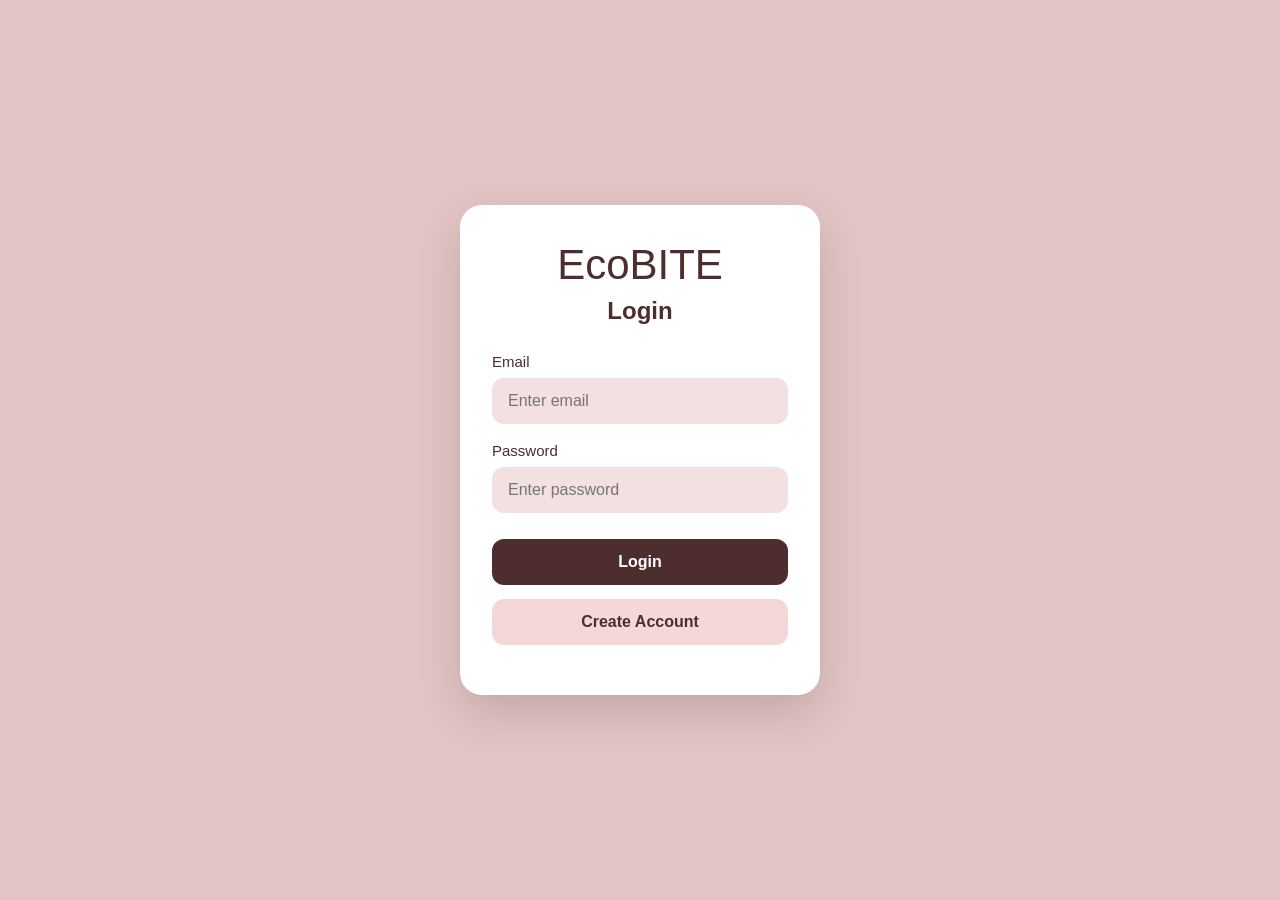
<file: index.html>
<!DOCTYPE html>
<html lang="en">
<head>
<meta charset="UTF-8">
<meta name="viewport" content="width=device-width, initial-scale=1.0">
<title>EcoBITE Login</title>

<link rel="stylesheet" href="style.css">

</head>
<body class="login-body">

<div class="login">

    <div class="title">EcoBITE</div>

    <h2>Login</h2>

    <div class="form-group">
        <label>Email</label>
        <input type="email" id="loginEmail" placeholder="Enter email">
    </div>

    <div class="form-group">
        <label>Password</label>
        <input type="password" id="loginPassword" placeholder="Enter password">
    </div>

    <button class="login-button" onclick="login()">
        Login 
    </button>

    <button class="create-button" onclick="goToCreate()">
        Create Account
    </button>

    <p id="message"></p>

</div>

<script src="script.js"></script> 

</body>
</html>
</file>
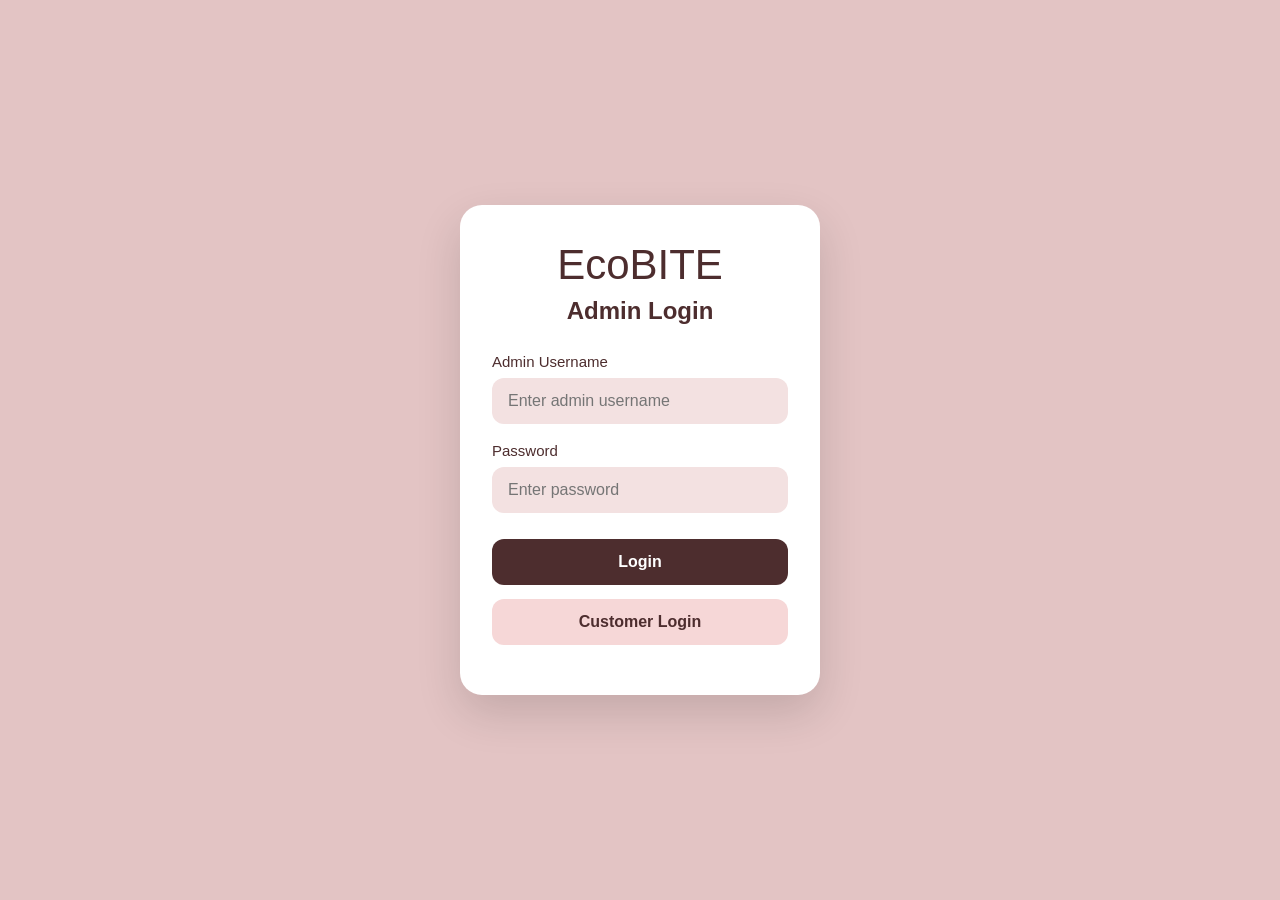
<file: admin-dashboard.html>
<!DOCTYPE html>
<html lang="en">
<head>
<meta charset="UTF-8">
<meta name="viewport" content="width=device-width, initial-scale=1.0">
<title>EcoBITE Admin Dashboard</title>
<link rel="stylesheet" href="style.css">
</head>
<body>

<div class="admin-navbar">
    <div class="logo">
        <img src="https://cdn-icons-png.flaticon.com/512/765/765613.png" alt="EcoBITE logo">
        <h1>EcoBITE Admin</h1>
    </div>
    <div class="nav-links">
        <a href="admin-dashboard.html">Dashboard</a>
        <a href="admin-products.html">Products</a>
        <a href="admin-orders.html">Orders</a>
        <a href="#" onclick="adminLogout()">Logout</a>
    </div>
</div>

<div class="admin-container">
    <div class="admin-header">
        <h1>Admin Dashboard</h1>
        <p>Welcome, Administrator</p>
    </div>

    <div class="dashboard-stats">
        <div class="stat-card">
            <div class="stat-number" id="totalOrders">0</div>
            <div class="stat-label">Total Orders</div>
        </div>
        <div class="stat-card">
            <div class="stat-number" id="totalProducts">0</div>
            <div class="stat-label">Total Products</div>
        </div>
        <div class="stat-card">
            <div class="stat-number">₱<span id="totalRevenue">0.00</span></div>
            <div class="stat-label">Total Revenue</div>
        </div>
        <div class="stat-card">
            <div class="stat-number" id="pendingOrders">0</div>
            <div class="stat-label">Pending Orders</div>
        </div>
    </div>

    <div class="dashboard-section">
        <h2>Recent Orders</h2>
        <table class="admin-table">
            <thead>
                <tr>
                    <th>Order ID</th>
                    <th>Customer Name</th>
                    <th>Total Amount</th>
                    <th>Date</th>
                    <th>Status</th>
                    <th>Action</th>
                </tr>
            </thead>
            <tbody id="recentOrdersTable">
                <tr>
                    <td colspan="6">No orders yet</td>
                </tr>
            </tbody>
        </table>
    </div>

    <div class="dashboard-section">
        <h2>Quick Actions</h2>
        <div class="action-buttons">
            <a href="admin-products.html" class="add-btn">Manage Products</a>
            <a href="admin-orders.html" class="add-btn">View All Orders</a>
        </div>
    </div>
</div>

<script src="script.js"></script>
<script>
    window.addEventListener('DOMContentLoaded', function(){
        checkAdminAccess();
        loadDashboardData();
    });

    function checkAdminAccess(){
        const isAdmin = localStorage.getItem('isAdminLoggedIn');
        if(!isAdmin){
            window.location.href = 'admin-login.html';
        }
    }

    function loadDashboardData(){
        const orders = JSON.parse(localStorage.getItem('ecoBiteOrders')) || [];
        const products = JSON.parse(localStorage.getItem('ecoBiteProducts')) || getDefaultProducts();

        document.getElementById('totalOrders').innerText = orders.length;
        document.getElementById('totalProducts').innerText = products.length;
        document.getElementById('pendingOrders').innerText = orders.length;

        const totalRevenue = orders.reduce((sum, order) => sum + order.total, 0);
        document.getElementById('totalRevenue').innerText = totalRevenue.toFixed(2);

        displayRecentOrders(orders);
    }

    function displayRecentOrders(orders){
        const tbody = document.getElementById('recentOrdersTable');
        tbody.innerHTML = '';

        if(orders.length === 0){
            tbody.innerHTML = '<tr><td colspan="6">No orders yet</td></tr>';
            return;
        }

        orders.slice(-5).reverse().forEach(order => {
            const row = document.createElement('tr');
            row.innerHTML = `
                <td>${order.orderNumber}</td>
                <td>${order.name}</td>
                <td>₱${order.total.toFixed(2)}</td>
                <td>${new Date(order.orderDate).toLocaleDateString()}</td>
                <td><span class="status-badge">Pending</span></td>
                <td><a href="#" class="view-link" onclick="viewOrderDetails('${order.orderNumber}')">View</a></td>
            `;
            tbody.appendChild(row);
        });
    }

    function viewOrderDetails(orderNumber){
        alert('View details for order: ' + orderNumber);
    }

    function adminLogout(){
        localStorage.removeItem('isAdminLoggedIn');
        window.location.href = 'admin-login.html';
    }

    function getDefaultProducts(){
        return [
            { id: 'product1', name: 'Salad with Avocado and Sesame Seeds', price: 420, quantity: 50 },
            { id: 'product2', name: 'Salad in the Bowl', price: 390, quantity: 45 },
            { id: 'product3', name: 'Cooked Food On A Plate', price: 390, quantity: 30 },
            { id: 'product4', name: 'Salad in the Bowl', price: 190, quantity: 60 }
        ];
    }
</script>
</body>
</html>
</file>
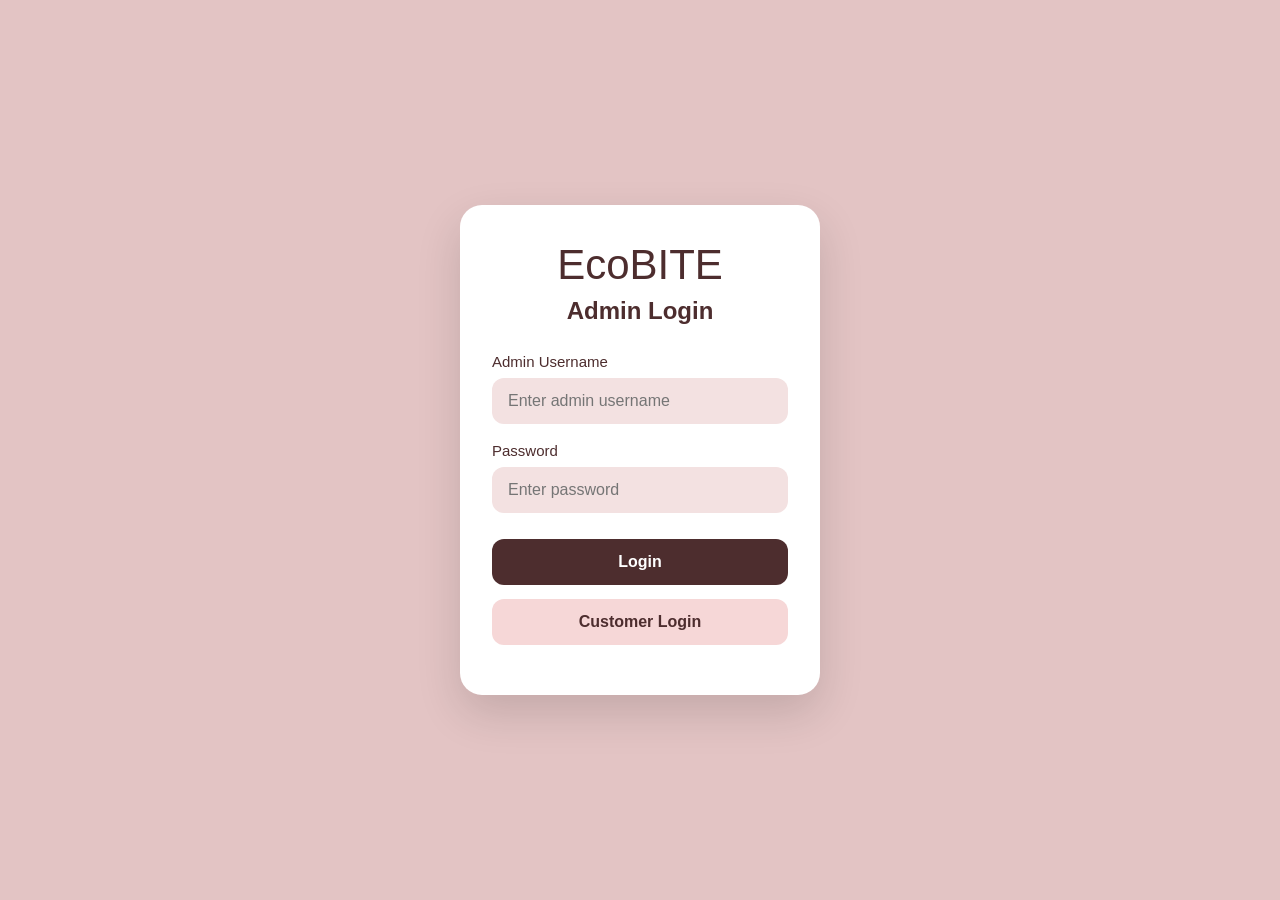
<file: admin-login.html>
<!DOCTYPE html>
<html lang="en">
<head>
<meta charset="UTF-8">
<meta name="viewport" content="width=device-width, initial-scale=1.0">
<title>EcoBITE Admin Login</title>
<link rel="stylesheet" href="style.css">
</head>
<body class="login-body">

<div class="login">
    <div class="title">EcoBITE</div>
    <h2>Admin Login</h2>
    
    <div class="form-group">
        <label>Admin Username</label>
        <input type="text" id="adminUsername" placeholder="Enter admin username">
    </div>

    <div class="form-group">
        <label>Password</label>
        <input type="password" id="adminPassword" placeholder="Enter password">
    </div>

    <button class="login-button" onclick="adminLogin()">Login</button>
    <button class="create-button" onclick="goToCustomerLogin()">Customer Login</button>

    <p id="message"></p>
</div>

<script src="script.js"></script>
<script>
    function adminLogin(){
        const username = document.getElementById("adminUsername").value;
        const password = document.getElementById("adminPassword").value;
        const message = document.getElementById("message");

        // Default admin credentials
        const adminUsername = "admin";
        const adminPassword = "admin123";

        if(username === "" || password === ""){
            message.style.color = "red";
            message.innerHTML = "Please fill all fields";
            return;
        }

        if(username === adminUsername && password === adminPassword){
            message.style.color = "green";
            message.innerHTML = "Login successful!";
            localStorage.setItem("isAdminLoggedIn", "true");
            setTimeout(function(){
                window.location.href = "admin-dashboard.html";
            }, 1000);
        } else {
            message.style.color = "red";
            message.innerHTML = "Invalid username or password";
        }
    }

    function goToCustomerLogin(){
        window.location.href = "index.html";
    }
</script>
</body>
</html>
</file>
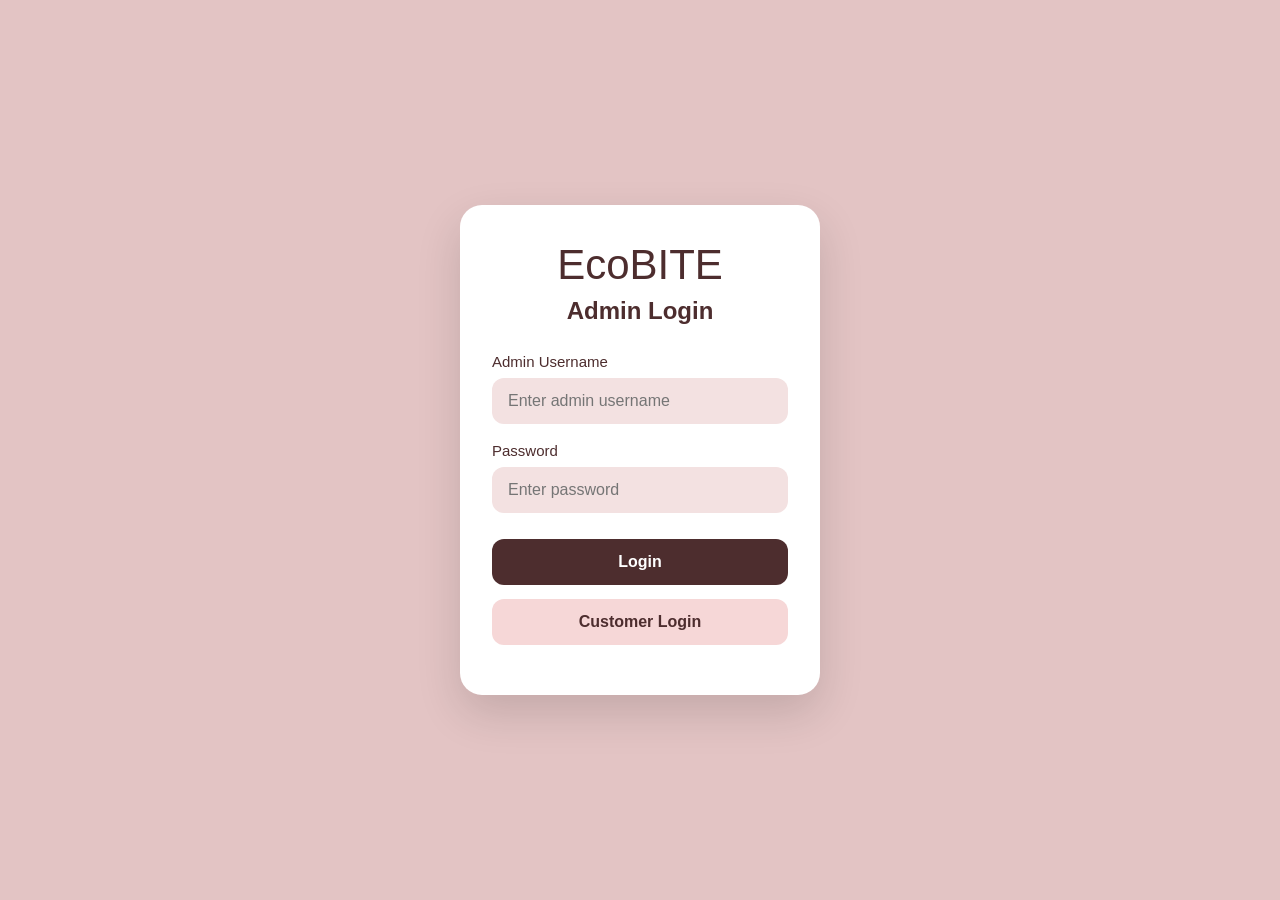
<file: admin-orders.html>
<!DOCTYPE html>
<html lang="en">
<head>
<meta charset="UTF-8">
<meta name="viewport" content="width=device-width, initial-scale=1.0">
<title>EcoBITE Admin - Orders</title>
<link rel="stylesheet" href="style.css">
</head>
<body>

<div class="admin-navbar">
    <div class="logo">
        <img src="https://cdn-icons-png.flaticon.com/512/765/765613.png" alt="EcoBITE logo">
        <h1>EcoBITE Admin</h1>
    </div>
    <div class="nav-links">
        <a href="admin-dashboard.html">Dashboard</a>
        <a href="admin-products.html">Products</a>
        <a href="admin-orders.html">Orders</a>
        <a href="#" onclick="adminLogout()">Logout</a>
    </div>
</div>

<div class="admin-container">
    <div class="admin-header">
        <h1>Order Management</h1>
        <div class="filter-buttons">
            <button class="filter-btn active" onclick="filterOrders('all', event)">All Orders</button>
            <button class="filter-btn" onclick="filterOrders('pending', event)">Pending</button>
            <button class="filter-btn" onclick="filterOrders('completed', event)">Completed</button>
        </div>
    </div>

    <div class="dashboard-section">
        <table class="admin-table">
            <thead>
                <tr>
                    <th>Order ID</th>
                    <th>Customer Name</th>
                    <th>Email</th>
                    <th>Phone</th>
                    <th>Total Amount</th>
                    <th>Date</th>
                    <th>Status</th>
                    <th>Action</th>
                </tr>
            </thead>
            <tbody id="ordersTable">
                <tr>
                    <td colspan="8">Loading orders...</td>
                </tr>
            </tbody>
        </table>
    </div>
</div>

<!-- Order Details Modal -->
<div id="orderModal" class="modal" style="display: none;">
    <div class="modal-content" style="max-height: 90vh; overflow-y: auto;">
        <span class="close" onclick="closeOrderModal()">&times;</span>
        <h2>Order Details</h2>
        
        <div class="order-details-section">
            <h3>Order Information</h3>
            <div class="form-group">
                <label>Order Number:</label>
                <span id="detailOrderNum">-</span>
            </div>
            <div class="form-group">
                <label>Order Date:</label>
                <span id="detailOrderDate">-</span>
            </div>
            <div class="form-group">
                <label>Status:</label>
                <select id="detailOrderStatus">
                    <option value="pending">Pending</option>
                    <option value="processing">Processing</option>
                    <option value="completed">Completed</option>
                    <option value="cancelled">Cancelled</option>
                </select>
            </div>
        </div>

        <div class="order-details-section">
            <h3>Customer Information</h3>
            <div class="form-group">
                <label>Name:</label>
                <span id="detailCustomerName">-</span>
            </div>
            <div class="form-group">
                <label>Email:</label>
                <span id="detailCustomerEmail">-</span>
            </div>
            <div class="form-group">
                <label>Phone:</label>
                <span id="detailCustomerPhone">-</span>
            </div>
            <div class="form-group">
                <label>Delivery Address:</label>
                <span id="detailCustomerAddress" style="white-space: pre-wrap;">-</span>
            </div>
        </div>

        <div class="order-details-section">
            <h3>Order Items</h3>
            <div id="detailOrderItems"></div>
        </div>

        <div class="order-details-section">
            <h3>Order Summary</h3>
            <div class="form-group">
                <label>Total Amount:</label>
                <span id="detailOrderTotal">₱0.00</span>
            </div>
            <div class="form-group">
                <label>Payment Method:</label>
                <span id="detailPaymentMethod">-</span>
            </div>
        </div>

        <button class="add-btn" onclick="updateOrderStatus()" style="width: 100%; margin-top: 20px;">Update Status</button>
    </div>
</div>

<script src="script.js"></script>
<script>
    let allOrders = [];
    let currentFilter = 'all';

    window.addEventListener('DOMContentLoaded', function(){
        checkAdminAccess();
        loadOrders();
    });

    function checkAdminAccess(){
        const isAdmin = localStorage.getItem('isAdminLoggedIn');
        if(!isAdmin){
            window.location.href = 'admin-login.html';
        }
    }

    function loadOrders(){
        allOrders = JSON.parse(localStorage.getItem('ecoBiteOrders')) || [];
        displayOrders();
    }

    function displayOrders(){
        const tbody = document.getElementById('ordersTable');
        tbody.innerHTML = '';

        let filtered = allOrders;
        if(currentFilter !== 'all'){
            filtered = allOrders.filter(order => (order.status || 'pending') === currentFilter);
        }

        if(filtered.length === 0){
            tbody.innerHTML = '<tr><td colspan="8">No orders found</td></tr>';
            return;
        }

        filtered.forEach(order => {
            const row = document.createElement('tr');
            const status = order.status || 'pending';
            row.innerHTML = `
                <td>${order.orderNumber}</td>
                <td>${order.name}</td>
                <td>${order.email}</td>
                <td>${order.phone}</td>
                <td>₱${order.total.toFixed(2)}</td>
                <td>${new Date(order.orderDate).toLocaleDateString()}</td>
                <td><span class="status-badge ${status}">${status.charAt(0).toUpperCase() + status.slice(1)}</span></td>
                <td><button class="edit-btn" onclick="viewOrderDetails('${order.orderNumber}')">View</button></td>
            `;
            tbody.appendChild(row);
        });
    }

    function filterOrders(filter, event){
        currentFilter = filter;
        document.querySelectorAll('.filter-btn').forEach(btn => btn.classList.remove('active'));
        if(event && event.target){
            event.target.classList.add('active');
        }
        displayOrders();
    }

    function viewOrderDetails(orderNumber){
        const order = allOrders.find(o => o.orderNumber === orderNumber);
        if(!order) return;

        document.getElementById('detailOrderNum').innerText = order.orderNumber;
        document.getElementById('detailOrderDate').innerText = new Date(order.orderDate).toLocaleDateString();
        document.getElementById('detailOrderStatus').value = order.status || 'pending';
        document.getElementById('detailCustomerName').innerText = order.name;
        document.getElementById('detailCustomerEmail').innerText = order.email;
        document.getElementById('detailCustomerPhone').innerText = order.phone;
        document.getElementById('detailCustomerAddress').innerText = order.address;
        document.getElementById('detailOrderTotal').innerText = '₱' + order.total.toFixed(2);
        
        const paymentMethods = {
            'cod': 'Cash on Delivery',
            'card': 'Credit/Debit Card',
            'gcash': 'GCash'
        };
        document.getElementById('detailPaymentMethod').innerText = paymentMethods[order.paymentMethod] || 'Cash on Delivery';

        const itemsDiv = document.getElementById('detailOrderItems');
        itemsDiv.innerHTML = '';
        order.items.forEach(item => {
            const itemElement = document.createElement('div');
            itemElement.className = 'confirmation-item';
            const subtotal = item.price * item.quantity;
            itemElement.innerHTML = `
                <h4>${item.name}</h4>
                <p>${item.quantity} × ₱${item.price.toFixed(2)} = ₱${subtotal.toFixed(2)}</p>
            `;
            itemsDiv.appendChild(itemElement);
        });

        window.currentOrderNum = orderNumber;
        document.getElementById('orderModal').style.display = 'block';
    }

    function updateOrderStatus(){
        const newStatus = document.getElementById('detailOrderStatus').value;
        const order = allOrders.find(o => o.orderNumber === window.currentOrderNum);
        
        if(order){
            order.status = newStatus;
            localStorage.setItem('ecoBiteOrders', JSON.stringify(allOrders));
            closeOrderModal();
            displayOrders();
            alert('Order status updated successfully!');
        }
    }

    function closeOrderModal(){
        document.getElementById('orderModal').style.display = 'none';
    }

    function adminLogout(){
        localStorage.removeItem('isAdminLoggedIn');
        window.location.href = 'admin-login.html';
    }
</script>
</body>
</html>
</file>
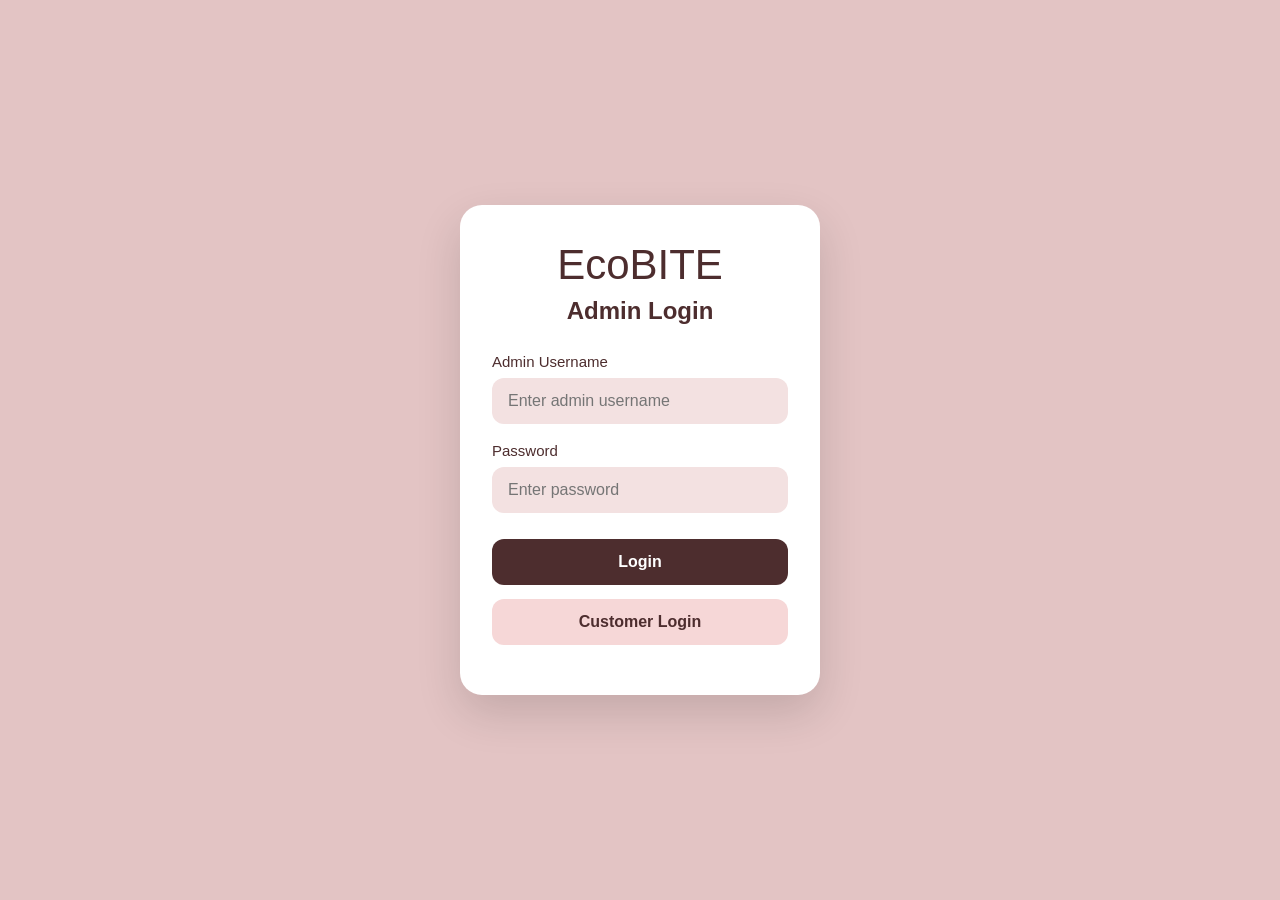
<file: admin-products.html>
<!DOCTYPE html>
<html lang="en">
<head>
<meta charset="UTF-8">
<meta name="viewport" content="width=device-width, initial-scale=1.0">
<title>EcoBITE Admin - Manage Products</title>
<link rel="stylesheet" href="style.css">
</head>
<body>

<div class="admin-navbar">
    <div class="logo">
        <img src="https://cdn-icons-png.flaticon.com/512/765/765613.png" alt="EcoBITE logo">
        <h1>EcoBITE Admin</h1>
    </div>
    <div class="nav-links">
        <a href="admin-dashboard.html">Dashboard</a>
        <a href="admin-products.html">Products</a>
        <a href="admin-orders.html">Orders</a>
        <a href="#" onclick="adminLogout()">Logout</a>
    </div>
</div>

<div class="admin-container">
    <div class="admin-header">
        <h1>Product Management</h1>
        <button class="add-btn" onclick="openAddProductModal()">+ Add New Product</button>
    </div>

    <div class="dashboard-section">
        <table class="admin-table">
            <thead>
                <tr>
                    <th>Product ID</th>
                    <th>Product Name</th>
                    <th>Price</th>
                    <th>Stock</th>
                    <th>Status</th>
                    <th>Actions</th>
                </tr>
            </thead>
            <tbody id="productsTable">
                <tr>
                    <td colspan="6">Loading products...</td>
                </tr>
            </tbody>
        </table>
    </div>
</div>

<!-- Add/Edit Product Modal -->
<div id="productModal" class="modal" style="display: none;">
    <div class="modal-content">
        <span class="close" onclick="closeProductModal()">&times;</span>
        <h2 id="modalTitle">Add New Product</h2>
        
        <div class="form-group">
            <label>Product Name</label>
            <input type="text" id="productName" placeholder="Enter product name">
        </div>

        <div class="form-group">
            <label>Price (₱)</label>
            <input type="number" id="productPrice" placeholder="Enter price" step="0.01">
        </div>

        <div class="form-group">
            <label>Stock Quantity</label>
            <input type="number" id="productStock" placeholder="Enter stock quantity">
        </div>

        <div class="form-group">
            <label>Description</label>
            <textarea id="productDescription" placeholder="Enter product description" rows="4"></textarea>
        </div>

        <button class="add-btn" onclick="saveProduct()" style="width: 100%; margin-top: 20px;">Save Product</button>
    </div>
</div>

<script src="script.js"></script>
<script>
    window.addEventListener('DOMContentLoaded', function(){
        checkAdminAccess();
        loadProducts();
    });

    function checkAdminAccess(){
        const isAdmin = localStorage.getItem('isAdminLoggedIn');
        if(!isAdmin){
            window.location.href = 'admin-login.html';
        }
    }

    function loadProducts(){
        const products = JSON.parse(localStorage.getItem('ecoBiteProducts')) || getDefaultProducts();
        const tbody = document.getElementById('productsTable');
        tbody.innerHTML = '';

        if(products.length === 0){
            tbody.innerHTML = '<tr><td colspan="6">No products found</td></tr>';
            return;
        }

        products.forEach(product => {
            const row = document.createElement('tr');
            const status = product.quantity > 0 ? 'In Stock' : 'Out of Stock';
            row.innerHTML = `
                <td>${product.id}</td>
                <td>${product.name}</td>
                <td>₱${product.price.toFixed(2)}</td>
                <td>${product.quantity}</td>
                <td><span class="status-badge ${product.quantity > 0 ? 'in-stock' : 'out-of-stock'}">${status}</span></td>
                <td>
                    <button class="edit-btn" onclick="editProduct('${product.id}')">Edit</button>
                    <button class="delete-btn" onclick="deleteProduct('${product.id}')">Delete</button>
                </td>
            `;
            tbody.appendChild(row);
        });
    }

    function openAddProductModal(){
        document.getElementById('modalTitle').innerText = 'Add New Product';
        document.getElementById('productName').value = '';
        document.getElementById('productPrice').value = '';
        document.getElementById('productStock').value = '';
        document.getElementById('productDescription').value = '';
        document.getElementById('productModal').style.display = 'block';
        window.currentEditId = null;
    }

    function closeProductModal(){
        document.getElementById('productModal').style.display = 'none';
    }

    function saveProduct(){
        const name = document.getElementById('productName').value;
        const price = parseFloat(document.getElementById('productPrice').value);
        const quantity = parseInt(document.getElementById('productStock').value);
        const description = document.getElementById('productDescription').value;

        if(!name || !price || !quantity){
            alert('Please fill all required fields');
            return;
        }

        let products = JSON.parse(localStorage.getItem('ecoBiteProducts')) || getDefaultProducts();

        if(window.currentEditId){
            const product = products.find(p => p.id === window.currentEditId);
            if(product){
                product.name = name;
                product.price = price;
                product.quantity = quantity;
                product.description = description;
            }
        } else {
            const newId = 'product' + (products.length + 1);
            products.push({
                id: newId,
                name,
                price,
                quantity,
                description
            });
        }

        localStorage.setItem('ecoBiteProducts', JSON.stringify(products));
        closeProductModal();
        loadProducts();
        alert('Product saved successfully!');
    }

    function editProduct(productId){
        const products = JSON.parse(localStorage.getItem('ecoBiteProducts')) || getDefaultProducts();
        const product = products.find(p => p.id === productId);

        if(product){
            document.getElementById('modalTitle').innerText = 'Edit Product';
            document.getElementById('productName').value = product.name;
            document.getElementById('productPrice').value = product.price;
            document.getElementById('productStock').value = product.quantity;
            document.getElementById('productDescription').value = product.description || '';
            window.currentEditId = productId;
            document.getElementById('productModal').style.display = 'block';
        }
    }

    function deleteProduct(productId){
        if(confirm('Are you sure you want to delete this product?')){
            let products = JSON.parse(localStorage.getItem('ecoBiteProducts')) || getDefaultProducts();
            products = products.filter(p => p.id !== productId);
            localStorage.setItem('ecoBiteProducts', JSON.stringify(products));
            loadProducts();
            alert('Product deleted successfully!');
        }
    }

    function adminLogout(){
        localStorage.removeItem('isAdminLoggedIn');
        window.location.href = 'admin-login.html';
    }

    function getDefaultProducts(){
        return [
            { id: 'product1', name: 'Salad with Avocado and Sesame Seeds', price: 420, quantity: 50, description: 'A creamy avocado salad with sesame seeds, fresh greens, and a light dressing.' },
            { id: 'product2', name: 'Salad in the Bowl', price: 390, quantity: 45, description: 'Fresh vegetable bowl with healthy ingredients.' },
            { id: 'product3', name: 'Cooked Food On A Plate', price: 390, quantity: 30, description: 'A hearty cooked meal served on a plate with fresh greens and healthy ingredients for a balanced diet.' },
            { id: 'product4', name: 'Salad in the Bowl', price: 190, quantity: 60, description: 'A light, nutritious salad bowl made with fresh greens and wholesome flavors.' }
        ];
    }
</script>
</body>
</html>
</file>
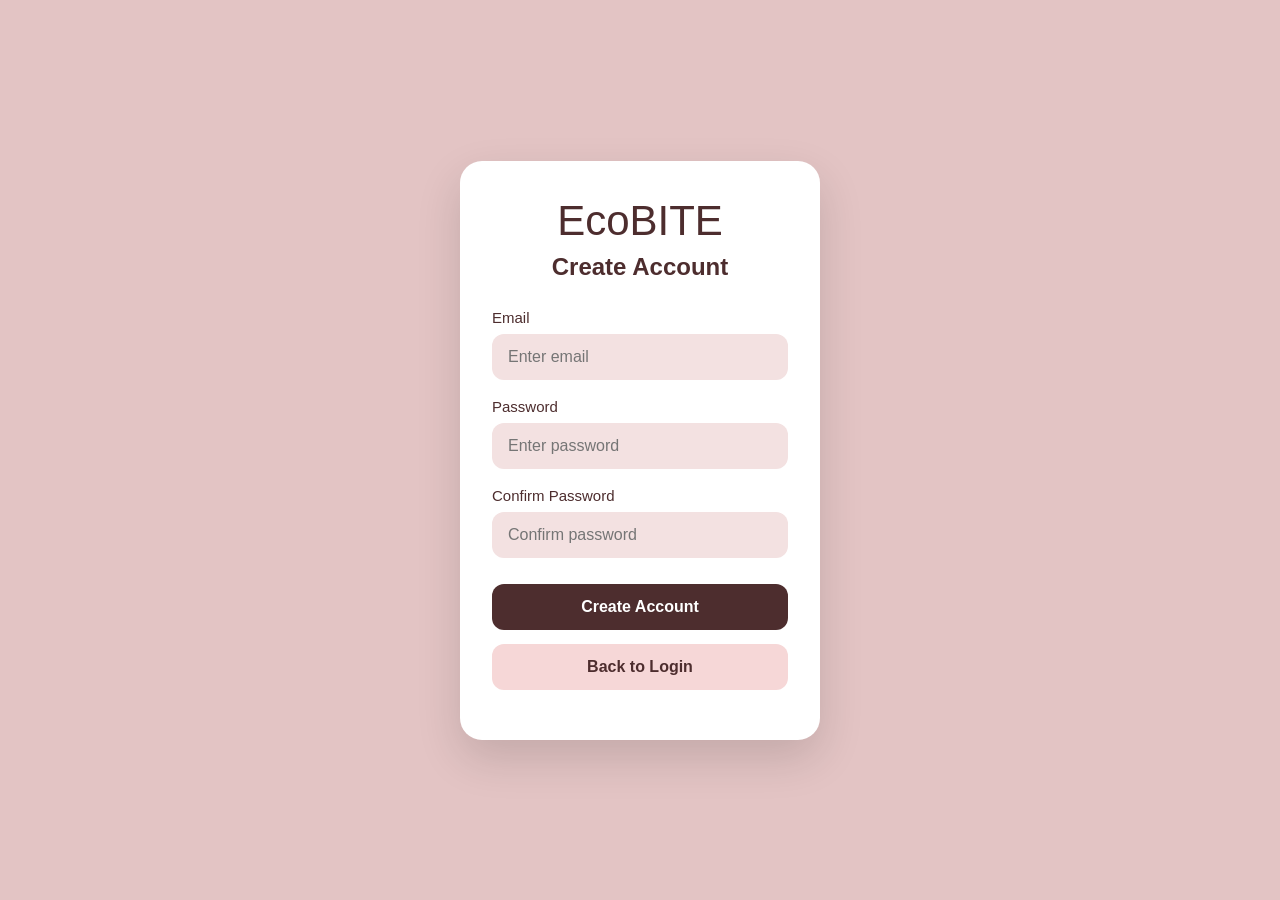
<file: create.html>
<!DOCTYPE html>
<html lang="en">
<head>
<meta charset="UTF-8">
<meta name="viewport" content="width=device-width, initial-scale=1.0">
<title>Create Account</title>
<link rel="stylesheet" href="style.css">
</head>
<body class="login-body">

<div class="login">
    <div class="title">EcoBITE</div>
    <h2>Create Account</h2>
    <div class="form-group">
        <label>Email</label>
        <input type="email" id="email" placeholder="Enter email">
    </div>
    <div class="form-group">
        <label>Password</label>
        <input type="password" id="password" placeholder="Enter password">
    </div>
    <div class="form-group">
        <label>Confirm Password</label>
        <input type="password" id="confirmPassword" placeholder="Confirm password">
    </div>
    <button class="login-button" onclick="createAccount()">Create Account</button>
    <button class="create-button" onclick="goToLogin()">Back to Login</button>
    <p id="message"></p>
</div>

<script src="script.js"></script>

</body>
</html>
</file>
<file: style.css>
*{
    margin:0;
    padding:0;
    box-sizing:border-box;
    font-family:Arial, Helvetica, sans-serif;
}

@keyframes fadeIn{
    from{
        opacity:0;
        transform:translateY(10px);
    }
    to{
        opacity:1;
        transform:translateY(0);
    }
}

@keyframes slideIn{
    from{
        opacity:0;
        transform:translateX(-20px);
    }
    to{
        opacity:1;
        transform:translateX(0);
    }
}

@keyframes pulse{
    0%, 100%{
        transform:scale(1);
    }
    50%{
        transform:scale(1.02);
    }
}

body{
    background:#e3c4c4;
    min-height:100vh;
    animation:fadeIn .6s ease-out;
}

.navbar{
    width:100%;
    background:#b67c80;
    display:flex;
    flex-wrap:wrap;
    justify-content:space-between;
    align-items:center;
    padding:20px 40px;
    gap:20px;
    box-shadow:0 4px 12px rgba(0,0,0,0.1);
    animation:slideIn .5s ease-out;
}

.logo{
    display:flex;
    align-items:center;
    gap:10px;
}

.logo img{
    width:40px;
}

.logo h1{
    font-size:40px;
    color:black;
    letter-spacing:1px;
}

.nav-links{
    display:flex;
    align-items:center;
    gap:35px;
}

.nav-links a{
    text-decoration:none;
    color:black;
    font-size:22px;
    font-weight:700;
    transition:all .3s ease;
    padding:8px 12px;
    border-radius:6px;
}

.nav-links a:hover{
    background:rgba(0,0,0,0.1);
    transform:translateY(-2px);
}

.search-block{
    display:flex;
    align-items:center;
    gap:10px;
}

.search-block input{
    padding:10px 14px;
    border:none;
    border-radius:8px;
    outline:none;
    width:200px;
    background:#ffffff;
    font-size:16px;
}

.search-block button{
    padding:10px 14px;
    border:none;
    border-radius:8px;
    background:#ffffff;
    cursor:pointer;
    font-size:16px;
}

.container{
    padding:50px 80px;
}

.title{
    font-size:48px;
    margin-bottom:30px;
    color:#4d2d2e;
}

.foods{
    display:flex;
    flex-wrap:wrap;
    justify-content:center;
    gap:28px;
}

.card{
    flex:1 1 220px;
    max-width:240px;
    text-decoration:none;
    color:black;
    background:#ffffff;
    border-radius:18px;
    overflow:hidden;
    box-shadow:0 12px 25px rgba(0,0,0,0.12);
    transition:all .4s cubic-bezier(0.4, 0, 0.2, 1);
    animation:fadeIn .6s ease-out;
}

.card:hover{
    transform:translateY(-12px);
    box-shadow:0 24px 48px rgba(0,0,0,0.18);
}

.card img{
    width:100%;
    height:170px;
    object-fit:cover;
    transition:transform .4s ease;
}

.card:hover img{
    transform:scale(1.05);
}

.card h3{
    font-size:15px;
    padding:16px 16px 8px;
    line-height:1.4;
    font-weight:700;
}

.card .price{
    color:#a86c70;
    padding:0 16px 16px;
    font-size:18px;
    font-weight:700;
}

.product-container{
    padding:50px;
    display:flex;
    gap:40px;
    flex-wrap:wrap;
    max-width:1100px;
    margin:0 auto;
    justify-content:center;
    align-items:flex-start;
}

.product-image{
    width:100%;
    max-width:420px;
    height:420px;
    object-fit:cover;
    border-radius:20px;
    box-shadow:0 15px 35px rgba(0,0,0,0.14);
}

.product-details{
    max-width:520px;
    flex:1;
    display:flex;
    flex-direction:column;
    gap:20px;
}

.product-title{
    font-size:40px;
    color:#4d2d2e;
}

.price{
    color:#4d2d2e;
    font-size:30px;
    font-weight:700;
}

.description{
    background:#ffffff;
    padding:20px;
    border-radius:18px;
    line-height:1.7;
    font-size:18px;
    color:#4d2d2e;
    box-shadow:0 12px 25px rgba(0,0,0,0.08);
}

.quantity{
    display:flex;
    align-items:center;
    gap:20px;
    background:#ffffff;
    padding:14px 18px;
    border-radius:14px;
    box-shadow:0 12px 25px rgba(0,0,0,0.08);
    width:max-content;
}

.quantity button{
    border:none;
    background:none;
    font-size:32px;
    cursor:pointer;
    color:#4d2d2e;
    width:36px;
    height:36px;
    display:flex;
    align-items:center;
    justify-content:center;
    transition:all .2s ease;
    border-radius:6px;
}

.quantity button:hover{
    background:#f0e0e0;
    transform:scale(1.1);
}

.quantity button:active{
    transform:scale(0.95);
}

.quantity span{
    font-size:32px;
    font-weight:700;
    color:#4d2d2e;
    min-width:30px;
    text-align:center;
}

.add-btn{
    background:#4d2d2e;
    color:#ffffff;
    border:none;
    padding:16px 32px;
    border-radius:14px;
    font-size:18px;
    cursor:pointer;
    transition:all .3s cubic-bezier(0.4, 0, 0.2, 1);
    width:max-content;
    font-weight:700;
}

.add-btn:hover{
    opacity:0.9;
    transform:translateY(-2px);
    box-shadow:0 8px 16px rgba(77, 45, 46, 0.3);
}

.add-btn:active{
    transform:translateY(0);
    box-shadow:0 4px 8px rgba(77, 45, 46, 0.3);
}

.cart-container{
    padding:40px 80px;
}

.cart-item{
    display:flex;
    align-items:center;
    gap:20px;
    background:#ffffff;
    padding:20px;
    border-radius:18px;
    box-shadow:0 12px 25px rgba(0,0,0,0.08);
    margin-bottom:18px;
}

.cart-item img{
    width:130px;
    height:130px;
    object-fit:cover;
    border-radius:18px;
}

.cart-info h3{
    margin-bottom:10px;
    font-size:22px;
    color:#4d2d2e;
}

.cart-info p{
    margin-bottom:8px;
    color:#4d2d2e;
}

.remove-btn{
    background:#f6d7d7;
    color:#4d2d2e;
    border:none;
    padding:12px 18px;
    border-radius:12px;
    cursor:pointer;
    font-weight:700;
    transition:all .3s ease;
}

.remove-btn:hover{
    background:#ff9999;
    color:#ffffff;
    transform:scale(1.05);
}

.cart-summary{
    display:flex;
    justify-content:space-between;
    align-items:center;
    gap:20px;
    margin-top:20px;
    padding:20px;
    background:#ffffff;
    border-radius:18px;
    box-shadow:0 12px 25px rgba(0,0,0,0.08);
}

.cart-summary div{
    font-size:22px;
    font-weight:700;
    color:#4d2d2e;
}

.login-body{
    display:flex;
    justify-content:center;
    align-items:center;
    min-height:100vh;
    padding:20px;
}

.login{
    width:360px;
    background:#ffffff;
    padding:36px 32px;
    border-radius:22px;
    box-shadow:0 18px 45px rgba(0,0,0,0.14);
}

.login .title{
    font-size:42px;
    text-align:center;
    color:#4d2d2e;
    margin-bottom:8px;
}

.login h2{
    text-align:center;
    color:#4d2d2e;
    margin-bottom:28px;
    font-size:24px;
}

.form-group{
    margin-bottom:18px;
}

.form-group label{
    display:block;
    margin-bottom:8px;
    font-size:15px;
    color:#4d2d2e;
}

.form-group input{
    width:100%;
    padding:14px 16px;
    border:none;
    border-radius:12px;
    background:#f3e1e1;
    outline:none;
    font-size:16px;
    color:#4d2d2e;
    transition:all .3s ease;
}

.form-group input:focus{
    box-shadow:0 0 0 3px rgba(186,112,116,0.24);
    transform:scale(1.01);
    background:#ffffff;
}

.login-button,
.create-button{
    width:100%;
    padding:14px 16px;
    border:none;
    border-radius:12px;
    cursor:pointer;
    font-size:16px;
    font-weight:700;
}

.login-button{
    background:#4d2d2e;
    color:#ffffff;
    margin-top:8px;
}

.create-button{
    background:#f6d7d7;
    color:#4d2d2e;
    margin-top:14px;
}

#message{
    margin-top:14px;
    text-align:center;
    font-weight:700;
}

.checkout-wrapper{
    display:flex;
    gap:40px;
    margin-top:30px;
    flex-wrap:wrap;
}

.checkout-left,
.checkout-right{
    flex:1;
    min-width:300px;
}

.checkout-items{
    background:#ffffff;
    border-radius:18px;
    padding:20px;
    margin-bottom:20px;
    box-shadow:0 12px 25px rgba(0,0,0,0.08);
}

.checkout-item{
    padding:15px 0;
    border-bottom:1px solid #f0e0e0;
}

.checkout-item:last-child{
    border-bottom:none;
}

.checkout-item h4{
    color:#4d2d2e;
    margin-bottom:8px;
}

.checkout-item p{
    color:#a86c70;
    font-size:14px;
}

.order-total{
    background:#ffffff;
    padding:20px;
    border-radius:18px;
    box-shadow:0 12px 25px rgba(0,0,0,0.08);
    text-align:center;
}

.order-total h3{
    color:#4d2d2e;
    font-size:24px;
}

.payment-options{
    display:flex;
    flex-direction:column;
    gap:15px;
    margin-bottom:20px;
}

.payment-option{
    display:flex;
    align-items:center;
    gap:12px;
    padding:15px;
    background:#ffffff;
    border-radius:12px;
    cursor:pointer;
    border:2px solid transparent;
    transition:all .3s ease;
}

.payment-option:hover{
    border-color:#b67c80;
    transform:translateX(4px);
    box-shadow:0 4px 12px rgba(0,0,0,0.1);
}

.payment-option input[type="radio"]:checked + span{
    color:#4d2d2e;
    font-weight:700;
}

.payment-option span{
    color:#4d2d2e;
}

.form-group textarea{
    width:100%;
    padding:14px 16px;
    border:none;
    border-radius:12px;
    background:#f3e1e1;
    outline:none;
    font-size:16px;
    color:#4d2d2e;
    font-family:Arial, Helvetica, sans-serif;
    resize:vertical;
    transition:all .3s ease;
}

.form-group textarea:focus{
    box-shadow:0 0 0 3px rgba(186,112,116,0.24);
    transform:scale(1.01);
    background:#ffffff;
}

.confirmation-container{
    background:#ffffff;
    padding:40px;
    border-radius:22px;
    max-width:700px;
    margin:30px auto;
    box-shadow:0 18px 45px rgba(0,0,0,0.14);
    text-align:center;
}

.confirmation-icon{
    font-size:60px;
    color:#4d2d2e;
    margin-bottom:20px;
}

.confirmation-title{
    font-size:32px;
    color:#4d2d2e;
    margin-bottom:10px;
}

.confirmation-subtitle{
    color:#a86c70;
    font-size:16px;
    margin-bottom:30px;
}

.confirmation-card{
    background:#f9f5f5;
    padding:20px;
    border-radius:14px;
    margin-bottom:20px;
    text-align:left;
}

.confirmation-row{
    display:flex;
    justify-content:space-between;
    padding:12px 0;
    border-bottom:1px solid #e3d0d0;
    color:#4d2d2e;
}

.confirmation-row:last-child{
    border-bottom:none;
}

.confirmation-row label{
    font-weight:700;
}

.confirmation-section{
    text-align:left;
    margin-top:30px;
}

.confirmation-section h3{
    color:#4d2d2e;
    margin-bottom:15px;
}

.confirmation-items{
    display:flex;
    flex-direction:column;
    gap:15px;
}

.confirmation-item{
    background:#f9f5f5;
    padding:15px;
    border-radius:12px;
    color:#4d2d2e;
}

.confirmation-item h4{
    margin-bottom:8px;
}

.confirmation-item p{
    font-size:14px;
    color:#a86c70;
}

.confirmation-actions{
    display:flex;
    gap:15px;
    margin-top:30px;
    justify-content:center;
}

.confirmation-actions .add-btn{
    padding:14px 28px;
    border-radius:12px;
}

.admin-navbar{
    width:100%;
    background:#4d2d2e;
    display:flex;
    flex-wrap:wrap;
    justify-content:space-between;
    align-items:center;
    padding:20px 40px;
    gap:20px;
}

.admin-navbar .logo{
    display:flex;
    align-items:center;
    gap:10px;
}

.admin-navbar .logo img{
    width:40px;
}

.admin-navbar .logo h1{
    font-size:28px;
    color:#ffffff;
    letter-spacing:1px;
}

.admin-navbar .nav-links{
    display:flex;
    align-items:center;
    gap:35px;
}

.admin-navbar .nav-links a{
    text-decoration:none;
    color:#ffffff;
    font-size:16px;
    font-weight:700;
}

.admin-navbar .nav-links a:hover{
    color:#f6d7d7;
}

.admin-container{
    max-width:1200px;
    margin:0 auto;
    padding:40px 20px;
}

.admin-header{
    display:flex;
    justify-content:space-between;
    align-items:center;
    margin-bottom:30px;
    flex-wrap:wrap;
    gap:15px;
}

.admin-header h1{
    color:#4d2d2e;
    font-size:32px;
}

.admin-header p{
    color:#a86c70;
    font-size:16px;
}

.dashboard-stats{
    display:grid;
    grid-template-columns:repeat(auto-fit, minmax(200px, 1fr));
    gap:20px;
    margin-bottom:40px;
}

.stat-card{
    background:#ffffff;
    padding:25px;
    border-radius:14px;
    box-shadow:0 12px 25px rgba(0,0,0,0.08);
    text-align:center;
}

.stat-number{
    font-size:32px;
    font-weight:700;
    color:#4d2d2e;
    margin-bottom:8px;
}

.stat-label{
    font-size:14px;
    color:#a86c70;
}

.dashboard-section{
    background:#ffffff;
    padding:25px;
    border-radius:14px;
    box-shadow:0 12px 25px rgba(0,0,0,0.08);
    margin-bottom:30px;
}

.dashboard-section h2{
    color:#4d2d2e;
    margin-bottom:20px;
    font-size:22px;
}

.admin-table{
    width:100%;
    border-collapse:collapse;
    color:#4d2d2e;
}

.admin-table th{
    background:#f9f5f5;
    padding:15px;
    text-align:left;
    font-weight:700;
    border-bottom:2px solid #e3d0d0;
}

.admin-table td{
    padding:15px;
    border-bottom:1px solid #e3d0d0;
}

.admin-table tr{
    animation:fadeIn .4s ease-out;
}

.admin-table tr:hover{
    background:#f9f5f5;
    transition:background .2s ease;
}

.edit-btn, .delete-btn, .view-link{
    transition:all .2s ease;
}

.edit-btn:hover, .delete-btn:hover, .view-link:hover{
    transform:translateY(-2px);
    box-shadow:0 4px 8px rgba(0,0,0,0.15);
}

.status-badge{
    display:inline-block;
    padding:6px 12px;
    border-radius:8px;
    font-size:12px;
    font-weight:700;
}

.status-badge.pending{
    background:#ffd700;
    color:#333;
}

.status-badge.completed{
    background:#90ee90;
    color:#333;
}

.status-badge.in-stock{
    background:#90ee90;
    color:#333;
}

.status-badge.out-of-stock{
    background:#ffcccc;
    color:#333;
}

.status-badge.processing{
    background:#87ceeb;
    color:#333;
}

.status-badge.cancelled{
    background:#cccccc;
    color:#333;
}

.edit-btn,
.delete-btn,
.view-link{
    padding:6px 12px;
    border:none;
    border-radius:6px;
    cursor:pointer;
    font-size:12px;
    font-weight:700;
    margin-right:8px;
    text-decoration:none;
    display:inline-block;
}

.edit-btn{
    background:#b67c80;
    color:#ffffff;
}

.delete-btn{
    background:#f6d7d7;
    color:#4d2d2e;
}

.view-link{
    background:#4d2d2e;
    color:#ffffff;
}

.modal{
    position:fixed;
    z-index:1000;
    left:0;
    top:0;
    width:100%;
    height:100%;
    background-color:rgba(0,0,0,0.4);
    display:none;
}

.modal-content{
    background-color:#ffffff;
    margin:5% auto;
    padding:30px;
    border:1px solid #e3d0d0;
    border-radius:14px;
    width:90%;
    max-width:600px;
    box-shadow:0 18px 45px rgba(0,0,0,0.14);
}

.close{
    color:#4d2d2e;
    float:right;
    font-size:28px;
    font-weight:bold;
    cursor:pointer;
}

.close:hover{
    color:#a86c70;
}

.order-details-section{
    margin-bottom:25px;
}

.order-details-section h3{
    color:#4d2d2e;
    margin-bottom:15px;
    font-size:18px;
    border-bottom:2px solid #f0e0e0;
    padding-bottom:10px;
}

.action-buttons{
    display:flex;
    gap:15px;
}

.action-buttons .add-btn{
    display:inline-block;
    text-decoration:none;
    text-align:center;
    padding:14px 28px;
    border-radius:12px;
}

.filter-buttons{
    display:flex;
    gap:10px;
}

.filter-btn{
    padding:10px 16px;
    border:2px solid #b67c80;
    background:transparent;
    color:#b67c80;
    border-radius:8px;
    cursor:pointer;
    font-weight:700;
    transition:.2s ease;
}

.filter-btn:hover,
.filter-btn.active{
    background:#b67c80;
    color:#ffffff;
}

@media(max-width:900px){
    .navbar{padding:15px 20px;}
    .navbar .logo h1{font-size:32px;}
    .nav-links{gap:20px;}
    .nav-links a{font-size:18px;}
    .container{padding:30px 20px;}
    .title{font-size:36px;}
    .product-container{padding:25px;gap:25px;}
    .product-image{max-width:100%;height:auto;}
    .product-details{max-width:100%;}
    .search-block input{width:170px;}
    .checkout-wrapper{flex-direction:column;}
    .checkout-left, .checkout-right{max-width:100%;}
}

@media(max-width:768px){
    .navbar{justify-content:flex-start;padding:12px 15px;}
    .navbar .logo{margin-right:auto;}
    .nav-links{position:relative;gap:15px;}
    .search-block{order:3;width:100%;margin-top:10px;}
    .search-block input{width:100%;}
    .container{padding:20px 15px;}
    .title{font-size:28px;margin-bottom:20px;}
    .foods{gap:15px;justify-content:center;}
    .card{flex:0 1 calc(50% - 8px);max-width:none;}
    .product-title{font-size:28px;}
    .price{font-size:24px;}
    .description{padding:15px;font-size:16px;}
    .checkout-item{padding:12px 0;}
    .admin-header{flex-direction:column;align-items:flex-start;}
}

@media(max-width:650px){
    body{font-size:14px;}
    .navbar{flex-direction:column;justify-content:center;gap:10px;padding:12px;}
    .navbar .logo{margin-bottom:10px;}
    .navbar .logo h1{font-size:26px;}
    .nav-links{flex-wrap:wrap;justify-content:center;gap:12px;}
    .nav-links a{font-size:16px;padding:6px 10px;}
    .search-block{width:100%;justify-content:center;margin-top:8px;}
    .search-block input{width:100%;padding:10px 12px;font-size:14px;}
    .search-block button{padding:10px 12px;font-size:14px;}
    .container{padding:15px 12px;}
    .title{font-size:24px;margin-bottom:15px;}
    .foods{justify-content:center;gap:12px;}
    .card{flex:0 1 calc(50% - 6px);max-width:none;}
    .card h3{font-size:13px;padding:12px 12px 6px;}
    .card .price{padding:0 12px 12px;font-size:16px;}
    .login{width:100%;padding:25px;max-width:100%;}
    .login .title{font-size:32px;margin-bottom:8px;}
    .login h2{font-size:20px;margin-bottom:20px;}
    .form-group{margin-bottom:15px;}
    .form-group input{padding:12px 14px;font-size:16px;}
    .form-group label{font-size:13px;margin-bottom:6px;}
    .login-button, .create-button{padding:12px 14px;font-size:15px;}
    .product-container{flex-direction:column;align-items:center;padding:15px;gap:20px;}
    .product-image{width:100%;max-width:100%;height:auto;}
    .product-title{font-size:24px;}
    .price{font-size:22px;}
    .description{padding:12px;font-size:15px;}
    .quantity{padding:12px 15px;}
    .quantity button{font-size:28px;width:32px;height:32px;}
    .quantity span{font-size:28px;}
    .add-btn{padding:14px 24px;font-size:16px;width:100%;}
    .cart-item{flex-direction:column;align-items:flex-start;gap:12px;padding:15px;}
    .cart-item img{width:100%;max-width:120px;height:auto;}
    .cart-summary{flex-direction:column;gap:15px;}
    .cart-summary div{width:100%;}
    .checkout-wrapper{gap:20px;}
    .checkout-items{padding:15px;}
    .checkout-item{padding:12px 0;}
    .confirmation-container{padding:20px;margin:15px auto;}
    .confirmation-title{font-size:24px;}
    .confirmation-icon{font-size:48px;}
    .confirmation-card{padding:15px;}
    .confirmation-row{flex-wrap:wrap;}
    .confirmation-actions{flex-direction:column;}
    .confirmation-actions .add-btn{width:100%;}
    .admin-navbar{padding:12px 15px;}
    .admin-navbar .logo h1{font-size:22px;}
    .admin-navbar .nav-links{gap:12px;flex-wrap:wrap;justify-content:center;}
    .admin-navbar .nav-links a{font-size:13px;padding:6px 10px;}
    .admin-container{padding:20px 15px;}
    .admin-header h1{font-size:24px;}
    .dashboard-stats{grid-template-columns:1fr 1fr;}
    .stat-card{padding:18px;}
    .stat-number{font-size:24px;}
    .admin-table{font-size:13px;}
    .admin-table th, .admin-table td{padding:10px;}
    .edit-btn, .delete-btn, .view-link{padding:5px 10px;font-size:11px;}
    .modal-content{width:95%;margin:20% auto;padding:20px;}
    .payment-options{gap:12px;}
    .payment-option{padding:12px;gap:10px;}
}

@media(max-width:480px){
    .navbar{padding:10px;}
    .navbar .logo{gap:8px;}
    .navbar .logo img{width:35px;}
    .navbar .logo h1{font-size:22px;letter-spacing:0;}
    .nav-links a{font-size:14px;}
    .container{padding:12px 10px;}
    .title{font-size:20px;}
    .foods{gap:10px;}
    .card{flex:0 1 calc(50% - 5px);}
    .card img{height:140px;}
    .card h3{font-size:12px;padding:10px;}
    .card .price{font-size:14px;padding:0 10px 10px;}
    .login{padding:20px;border-radius:16px;}
    .login .title{font-size:28px;}
    .add-btn{width:100%;padding:12px 16px;font-size:14px;}
    .product-container{padding:10px;gap:15px;}
    .product-image{height:auto;}
    .product-title{font-size:20px;}
    .quantity{padding:10px 12px;width:100%;}
    .checkout-wrapper{gap:15px;}
    .dashboard-stats{grid-template-columns:1fr;}
    .admin-table{font-size:12px;}
    .admin-table th, .admin-table td{padding:8px;}
}
</file>
